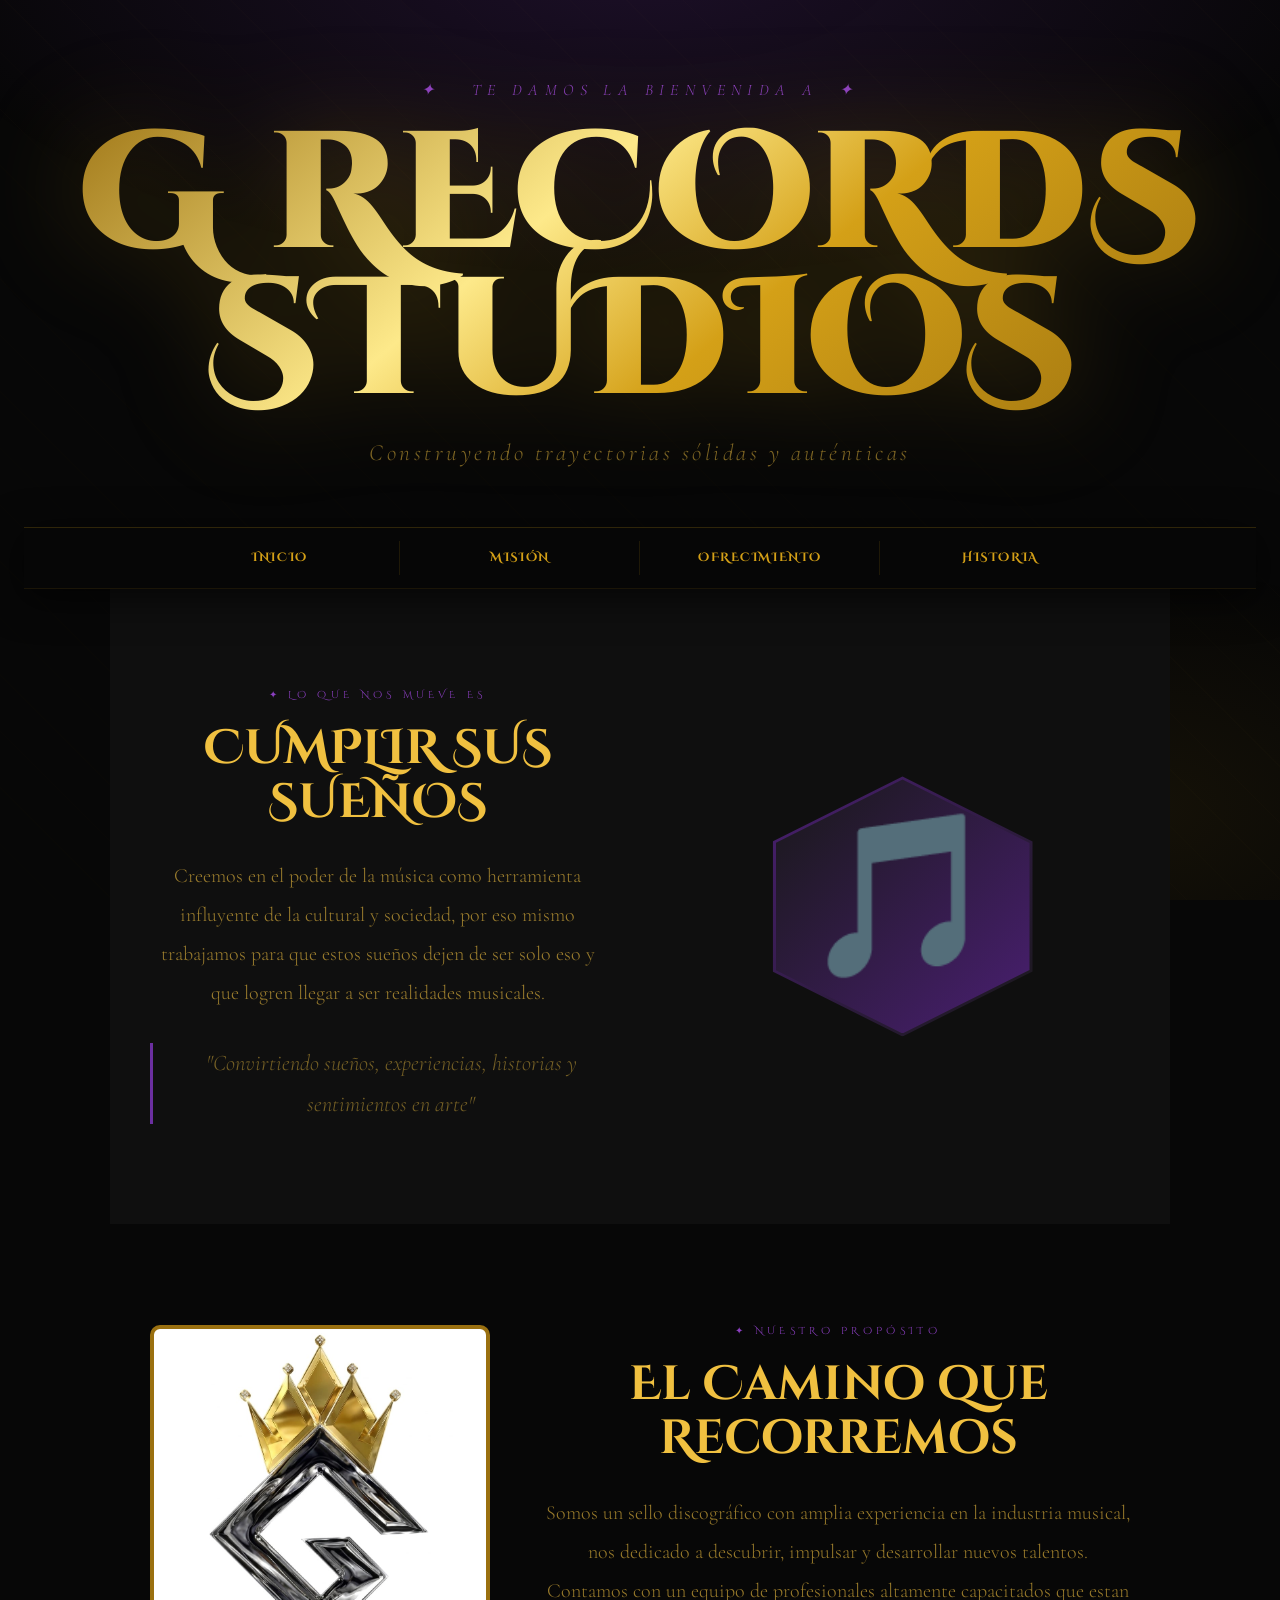
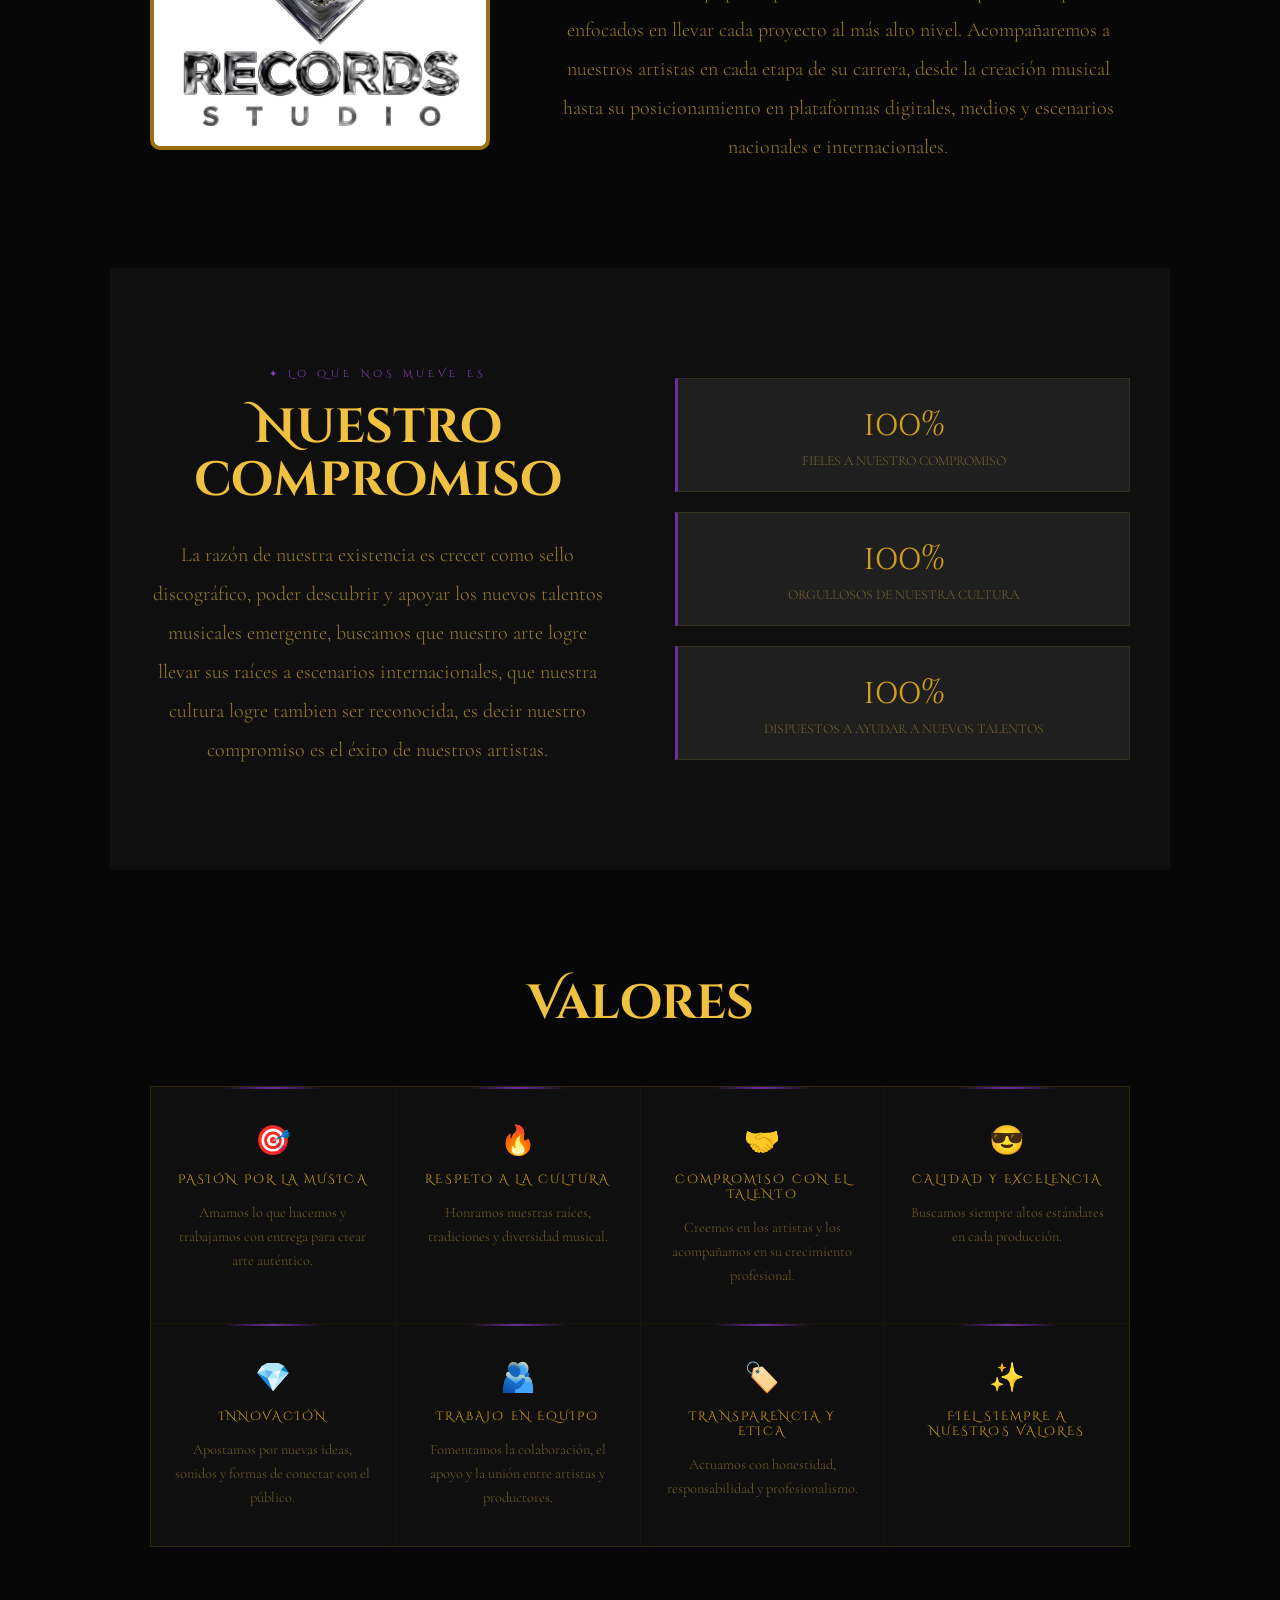
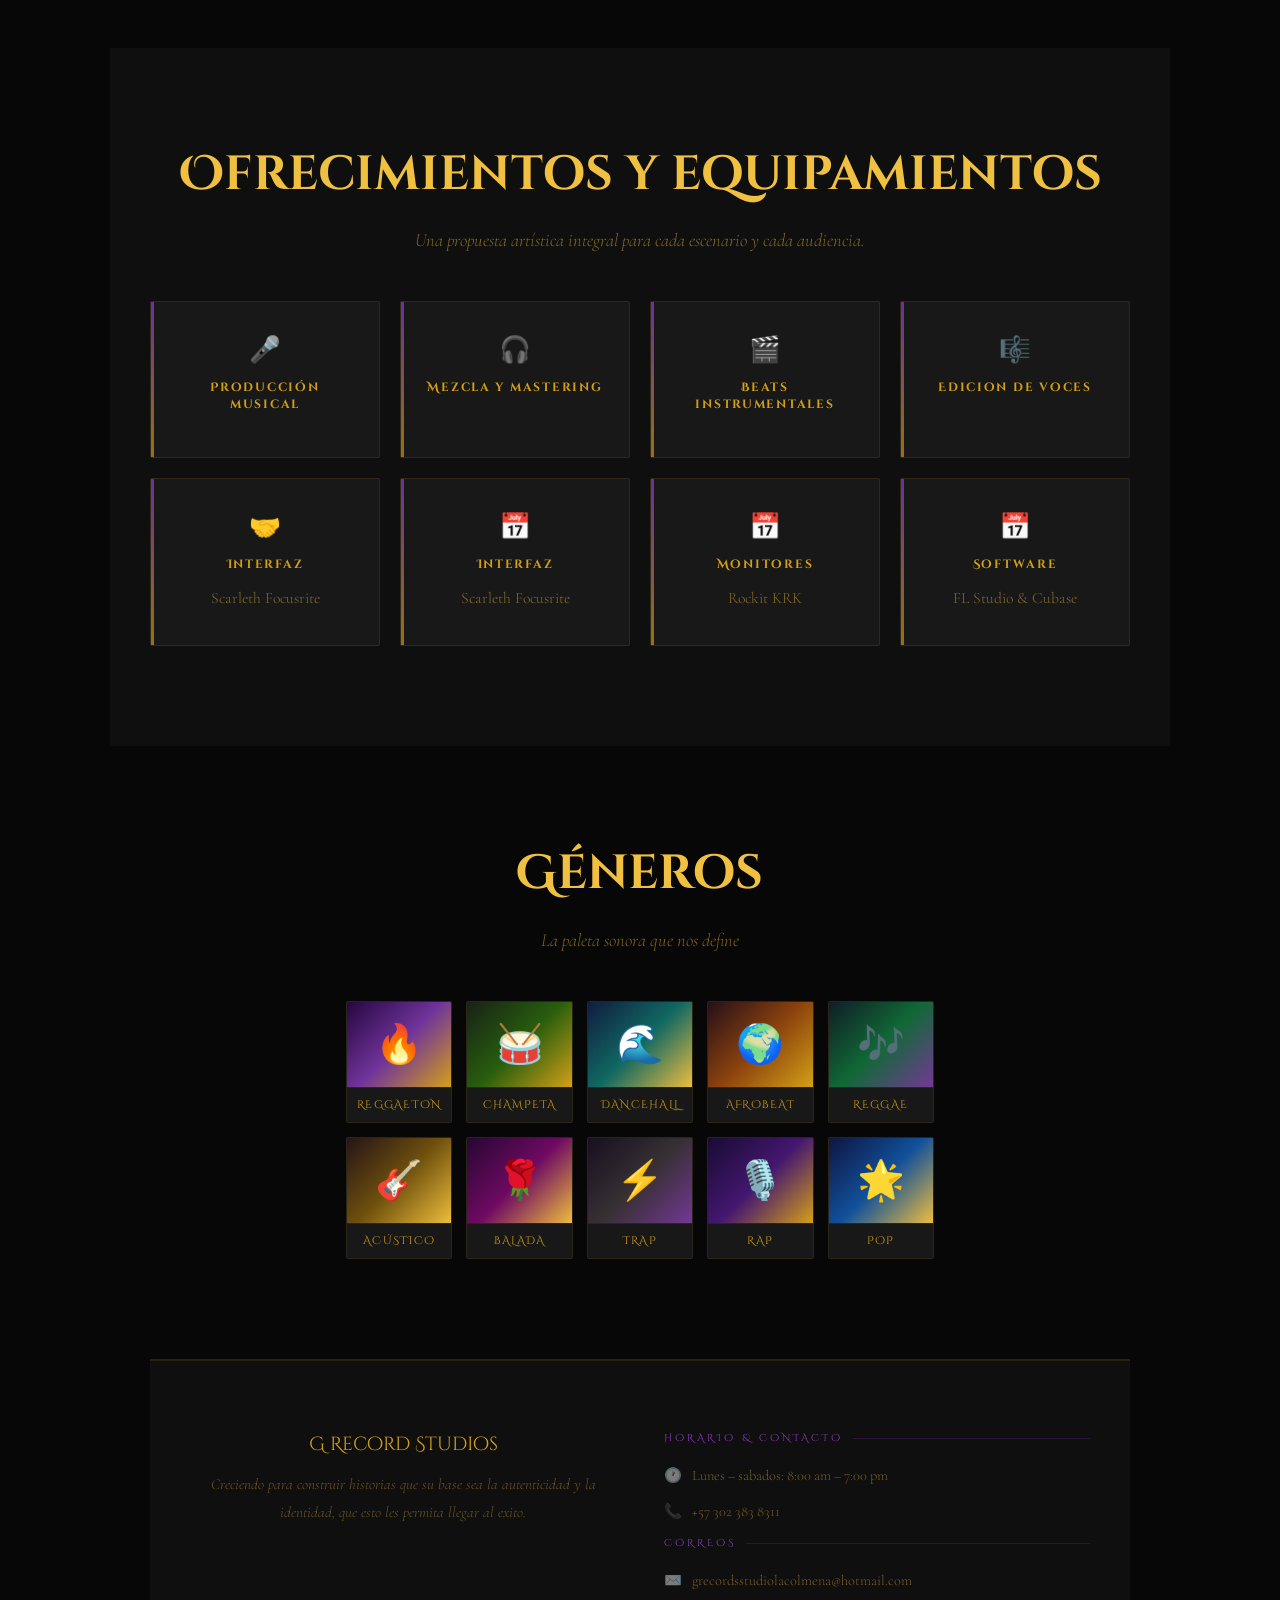
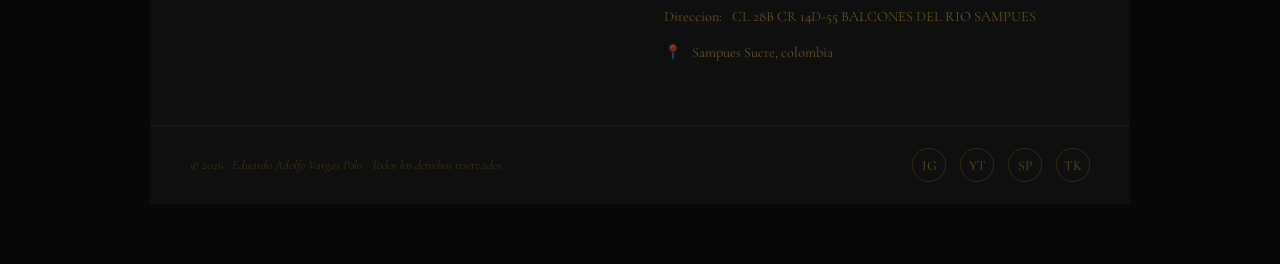
<file: index.html>
<!DOCTYPE html>
<html lang="es">
<head>
  <meta charset="UTF-8"/>
  <meta name="viewport" content="width=device-width, initial-scale=1.0"/>
  <title>Mi_Musica</title>

 
  <link href="https://fonts.googleapis.com/css2?family=Cinzel+Decorative:wght@400;700;900&family=Cormorant+Garamond:ital,wght@0,300;0,400;1,300&display=swap" rel="stylesheet"/>
  
  <link rel="stylesheet" href="styles.css"/>
</head>
<body>

  <!--
       SECCIÓN HERO (portada)
       Ocupa toda la pantalla al entrar
   -->
  <section id="inicio" class="hero">
    <p class="subtitulo-pequeno">✦ &nbsp; Te damos la bienvenida a&nbsp; ✦</p>
    <h1 class="titulo-principal">G RECORDS STUDIOS</h1>
    <p class="eslogan"> Construyendo trayectorias sólidas y auténticas</p>
    <br> <br> <br>

  <!-- ============================
       BARRA DE NAVEGACIÓN
  ============================= -->
  <nav class="navbar">
    <ul>
      <li><a href="#inicio">Inicio</a></li>
      <li><a href="#mision">Misión</a></li>
      <li><a href="#ofrecemos">Ofrecimiento</a></li>
      <li><a href="historia.html">Historia</a></li>
    </ul>
  </nav>


  <!-- ============================
       SECCIÓN VISIÓN
       Texto a la izquierda, figura decorativa a la derecha
  ============================= -->
  <section id="vision" class="seccion fondo-oscuro">
    <div class="contenido-seccion dos-columnas">

      <!-- Columna izquierda: texto -->
      <div class="animar">
        <p class="etiqueta">Lo que nos mueve es</p>
        <h2 class="titulo-seccion">CUMPLIR SUS SUEÑOS</h2>
        <p class="texto">
         Creemos en el  poder de la música como herramienta 
         influyente de la cultural y sociedad, por eso mismo trabajamos para 
         que estos sueños dejen de ser solo eso y que logren
         llegar a ser realidades musicales. 
        </p>
        <!-- Frase destacada con borde izquierdo morado -->
        <p class="cita">
          "Convirtiendo sueños, experiencias, historias y sentimientos
          en arte"
        </p>
      </div>

      <!-- Columna derecha: figura hexagonal decorativa -->
      <div class="animar centrado">
        <div class="hexagono">
          <div class="hexagono-interior">
            <div style="font-size: 10rem; margin-bottom: 8px;">🎵</div>
          </div>
        </div>
      </div>

    </div>
  </section>

  <hr class="separador"/>


  <!-- ============================
       SECCIÓN LO QUE BUSCAMOS
       Imagen a la izquierda, texto a la derecha
  ============================= -->
  <section id="buscan" class="seccion">
    <div class="contenido-seccion dos-columnas-imagen">

      <!-- Columna izquierda: espacio para imagen -->
      <div class="animar-izquierda">
        <div class="caja-imagen">
          <img src="G_RECORD.jpeg" alt="Imagen">
        </div>
      </div>

      <!-- Columna derecha: texto -->
      <div class="animar">
        <p class="etiqueta">Nuestro propósito</p>
        <h2 class="titulo-seccion">El Camino que Recorremos</h2>
        <p class="texto">
        Somos un sello discográfico con amplia experiencia en la industria musical, 
        nos dedicado a descubrir, impulsar y 
        desarrollar nuevos talentos. Contamos con un equipo de profesionales altamente capacitados que estan
        enfocados en llevar cada proyecto al más alto nivel. 
        
        Acompañaremos a nuestros artistas en cada etapa de su carrera, 
        desde la creación musical hasta su posicionamiento en 
        plataformas digitales, medios y escenarios nacionales e internacionales.
        </p>
    
      </div>

    </div>
  </section>

  <hr class="separador"/>


  <!-- ============================
       SECCIÓN MISIÓN
       Texto a la izquierda, estadísticas a la derecha
  ============================= -->
  <section id="mision" class="seccion fondo-oscuro">
    <div class="contenido-seccion dos-columnas">

      <!-- Columna izquierda: texto -->
      <div class="animar">
        <p class="etiqueta">Lo que nos mueve es</p>
        <h2 class="titulo-seccion">Nuestro compromiso</h2>
        <p class="texto">
         La razón de nuestra existencia es crecer como sello discográfico, poder
         descubrir y apoyar los nuevos talentos musicales emergente, buscamos que nuestro
         arte logre llevar sus raíces  a escenarios internacionales, que nuestra cultura
         logre tambien ser reconocida, es decir nuestro compromiso es el éxito de 
         nuestros artistas.
        </p>
      </div>

      <!-- Columna derecha: tarjetas de estadísticas -->
      <div class="animar estadisticas">
        <div class="stat">
          <div class="stat-numero">100%</div>
          <div class="stat-descripcion">FIELES A NUESTRO COMPROMISO</div>
        </div>
        <div class="stat">
          <div class="stat-numero">100%</div>
          <div class="stat-descripcion">ORGULLOSOS DE NUESTRA CULTURA</div>
        </div>
        <div class="stat">
          <div class="stat-numero">100%</div>
          <div class="stat-descripcion">DISPUESTOS A AYUDAR A NUEVOS TALENTOS</div>
        </div>
      </div>

    </div>
  </section>

  <hr class="separador"/>


  <!-- ============================
       SECCIÓN VALORES
       Cuatro tarjetas en fila
  ============================= -->
  <section id="valores" class="seccion">
    <div class="contenido-seccion">

      <h2 class="titulo-centrado animar">Valores</h2>

      <div class="grid-valores">

        <div class="tarjeta-valor animar">
          <div class="icono">🎯</div>
          <div class="nombre-valor">Pasión por la musica</div>
          <div class="descripcion-valor">Amamos lo que hacemos y trabajamos con entrega para crear arte auténtico.</div>
        </div>

        <div class="tarjeta-valor animar">
          <div class="icono">🔥</div>
          <div class="nombre-valor">Respeto a la cultura</div>
          <div class="descripcion-valor"> Honramos nuestras raíces, tradiciones y diversidad musical. </div>
        </div>

        <div class="tarjeta-valor animar">
          <div class="icono">🤝</div>
          <div class="nombre-valor">Compromiso con el talento</div>
          <div class="descripcion-valor"> Creemos en los artistas y los acompañamos en su crecimiento profesional. </div>
        </div>

        <div class="tarjeta-valor animar">
          <div class="icono">😎</div>
          <div class="nombre-valor">Calidad y excelencia</div>
          <div class="descripcion-valor">Buscamos siempre altos estándares en cada producción. </div>
        </div>
         
        <div class="tarjeta-valor animar">
          <div class="icono">💎</div>
          <div class="nombre-valor">Innovación</div>
          <div class="descripcion-valor"> Apostamos por nuevas ideas, sonidos y formas de conectar con el público. </div>
        </div>

           
        <div class="tarjeta-valor animar">
          <div class="icono">🫂</div>
          <div class="nombre-valor">Trabajo en equipo</div>
          <div class="descripcion-valor"> Fomentamos la colaboración, el apoyo y la unión entre artistas y productores. </div>
        </div>

          
        <div class="tarjeta-valor animar">
          <div class="icono">🏷️</div>
          <div class="nombre-valor">Transparencia y etica</div>
          <div class="descripcion-valor"> Actuamos con honestidad, responsabilidad y profesionalismo. </div>
        </div>
         
        <div class="tarjeta-valor animar">
          <div class="icono">✨</div>
          <div class="nombre-valor">FIEL SIEMPRE A NUESTROS VALORES</div>
        </div>




 
      </div>
    </div>
  </section>

  <hr class="separador"/>


  <!-- ============================
       SECCIÓN QUÉ OFRECEMOS
       Seis tarjetas de servicios
  ============================= -->
  <section id="ofrecemos" class="seccion fondo-oscuro">
    <div class="contenido-seccion">

      <h2 class="titulo-seccion animar">Ofrecimientos y equipamientos</h2>
      <p class="subtitulo-seccion animar">Una propuesta artística integral para cada escenario y cada audiencia.</p>

      <div class="grid-servicios">

        <div class="tarjeta-servicio animar">
          <span class="icono-servicio">🎤</span>
          <h3>Producción musical</h3>
        </div>

        <div class="tarjeta-servicio animar">
          <span class="icono-servicio">🎧</span>
          <h3>Mezcla y mastering</h3>
        </div>

          <div class="tarjeta-servicio animar">
           <span class="icono-servicio">🎬</span>
           <h3>Beats instrumentales</h3>
          </div>

         <div class="tarjeta-servicio animar">
          <span class="icono-servicio">🎼</span>
          <h3>Edicion de voces</h3>
         </div>
  

        <div class="tarjeta-servicio animar">
          <span class="icono-servicio">🤝</span>
          <h3>Interfaz</h3>
          <p> Scarleth Focusrite</p>
        </div>

        <div class="tarjeta-servicio animar">
          <span class="icono-servicio">📅</span>
          <h3>Interfaz</h3>
          <p> Scarleth Focusrite</p>
        </div>

        <div class="tarjeta-servicio animar">
          <span class="icono-servicio">📅</span>
          <h3> Monitores </h3>
          <p>Rockit KRK </p>
        </div>

        <div class="tarjeta-servicio animar">
          <span class="icono-servicio">📅</span>
          <h3>  Software </h3>
          <p>FL Studio & Cubase  </p>
        </div>

         

      </div>
    </div>
  </section>

  <hr class="separador"/>


  <!-- ============================
       SECCIÓN GÉNEROS
       Diez tarjetas con emoji y nombre
  ============================= -->
  <section id="generos" class="seccion">
    <div class="contenido-seccion">

      <h2 class="titulo-seccion animar">Géneros</h2>
      <p class="subtitulo-seccion animar">La paleta sonora que nos define</p>

      <div class="grid-generos">

        <div class="tarjeta-genero animar">
          <div class="genero-imagen" style="background: linear-gradient(135deg, #1a0030, #6B2FA0, #D4A017);">
            <span>🔥</span>
          </div>
          <div class="genero-nombre">Reggaeton</div>
        </div>

        <div class="tarjeta-genero animar">
          <div class="genero-imagen" style="background: linear-gradient(135deg, #0a1f00, #1a5f00, #D4A017);">
            <span>🥁</span>
          </div>
          <div class="genero-nombre">Champeta</div>
        </div>

        <div class="tarjeta-genero animar">
          <div class="genero-imagen" style="background: linear-gradient(135deg, #001a30, #006B60, #F0C040);">
            <span>🌊</span>
          </div>
          <div class="genero-nombre">Dancehall</div>
        </div>

        <div class="tarjeta-genero animar">
          <div class="genero-imagen" style="background: linear-gradient(135deg, #1a0a00, #8B4000, #D4A017);">
            <span>🌍</span>
          </div>
          <div class="genero-nombre">AfroBeat</div>
        </div>

        <div class="tarjeta-genero animar">
          <div class="genero-imagen" style="background: linear-gradient(135deg, #001a10, #006B2F, #6B2FA0);">
            <span>🎶</span>
          </div>
          <div class="genero-nombre">Reggae</div>
        </div>

        <div class="tarjeta-genero animar">
          <div class="genero-imagen" style="background: linear-gradient(135deg, #1a1000, #6B5000, #F0C040);">
            <span>🎸</span>
          </div>
          <div class="genero-nombre">Acústico</div>
        </div>

        <div class="tarjeta-genero animar">
          <div class="genero-imagen" style="background: linear-gradient(135deg, #1a0020, #6B0060, #F0C040);">
            <span>🌹</span>
          </div>
          <div class="genero-nombre">Balada</div>
        </div>

        <div class="tarjeta-genero animar">
          <div class="genero-imagen" style="background: linear-gradient(135deg, #0a0a0a, #2B2B2B, #6B2FA0);">
            <span>⚡</span>
          </div>
          <div class="genero-nombre">Trap</div>
        </div>

        <div class="tarjeta-genero animar">
          <div class="genero-imagen" style="background: linear-gradient(135deg, #0a0520, #3B0F70, #D4A017);">
            <span>🎙️</span>
          </div>
          <div class="genero-nombre">Rap</div>
        </div>

        <div class="tarjeta-genero animar">
          <div class="genero-imagen" style="background: linear-gradient(135deg, #001030, #0050A0, #F0C040);">
            <span>🌟</span>
          </div>
          <div class="genero-nombre">Pop</div>
        </div>

      </div>
    </div>
  </section>


  <!-- ============================
       PIE DE PÁGINA
       Descripción, horarios, correos
  ============================= -->
  <footer>
    <div class="footer-columnas">

      <!-- Columna 1: nombre y descripción -->
      <div>
        <div class="footer-nombre">G Record Studios</div>
        <p class="footer-descripcion">
         Creciendo para construir historias que su base sea la autenticidad y la
         identidad, que esto les permita llegar al exito.
        </p>
      </div>

      <!-- Columna 2: horario y teléfonos -->
      <div>
        <div class="footer-titulo-columna">Horario & Contacto</div>
        <div class="footer-dato">
          <span>🕐</span>
          <span>Lunes – sabados: 8:00 am – 7:00 pm</span>
        </div>
       
        <div class="footer-dato">
          <span>📞</span>
          <span>+57 302 383 8311</span>
        </div>
        

      <!-- Columna 3: correos y dirección -->
      <div>
        <div class="footer-titulo-columna">Correos</div>
        <div class="footer-dato">
          <span>✉️</span>
          <span>grecordsstudiolacolmena@hotmail.com</span>
        </div>
       
        <div class="footer-dato">
          <span>Direccion:</span>
          <span> CL 28B CR 14D-55 BALCONES DEL RIO SAMPUES</span>
        </div>
      </div>

      <div class="footer-dato">
          <span>📍</span>
          <span> Sampues Sucre, colombia</span>
        </div>
      </div>

    </div>

    <!-- Barra inferior: copyright y redes sociales -->
    <div class="footer-barra-inferior">
      <p>© 2026 · Eduardo Adolfo Vargas Polo · Todos los derechos reservados</p>
      <div class="footer-redes">
        <a href="#">IG</a>
        <a href="#">YT</a>
        <a href="#">SP</a>
        <a href="#">TK</a>
      </div>
    </div>
  </footer>


  <!-- ============================
       JAVASCRIPT
       Animación al hacer scroll:
       cuando un elemento entra en pantalla
       se le agrega la clase "visible"
  ============================= -->
 <script src="JAVA.js"></script>  

</body>
</html>
</file>
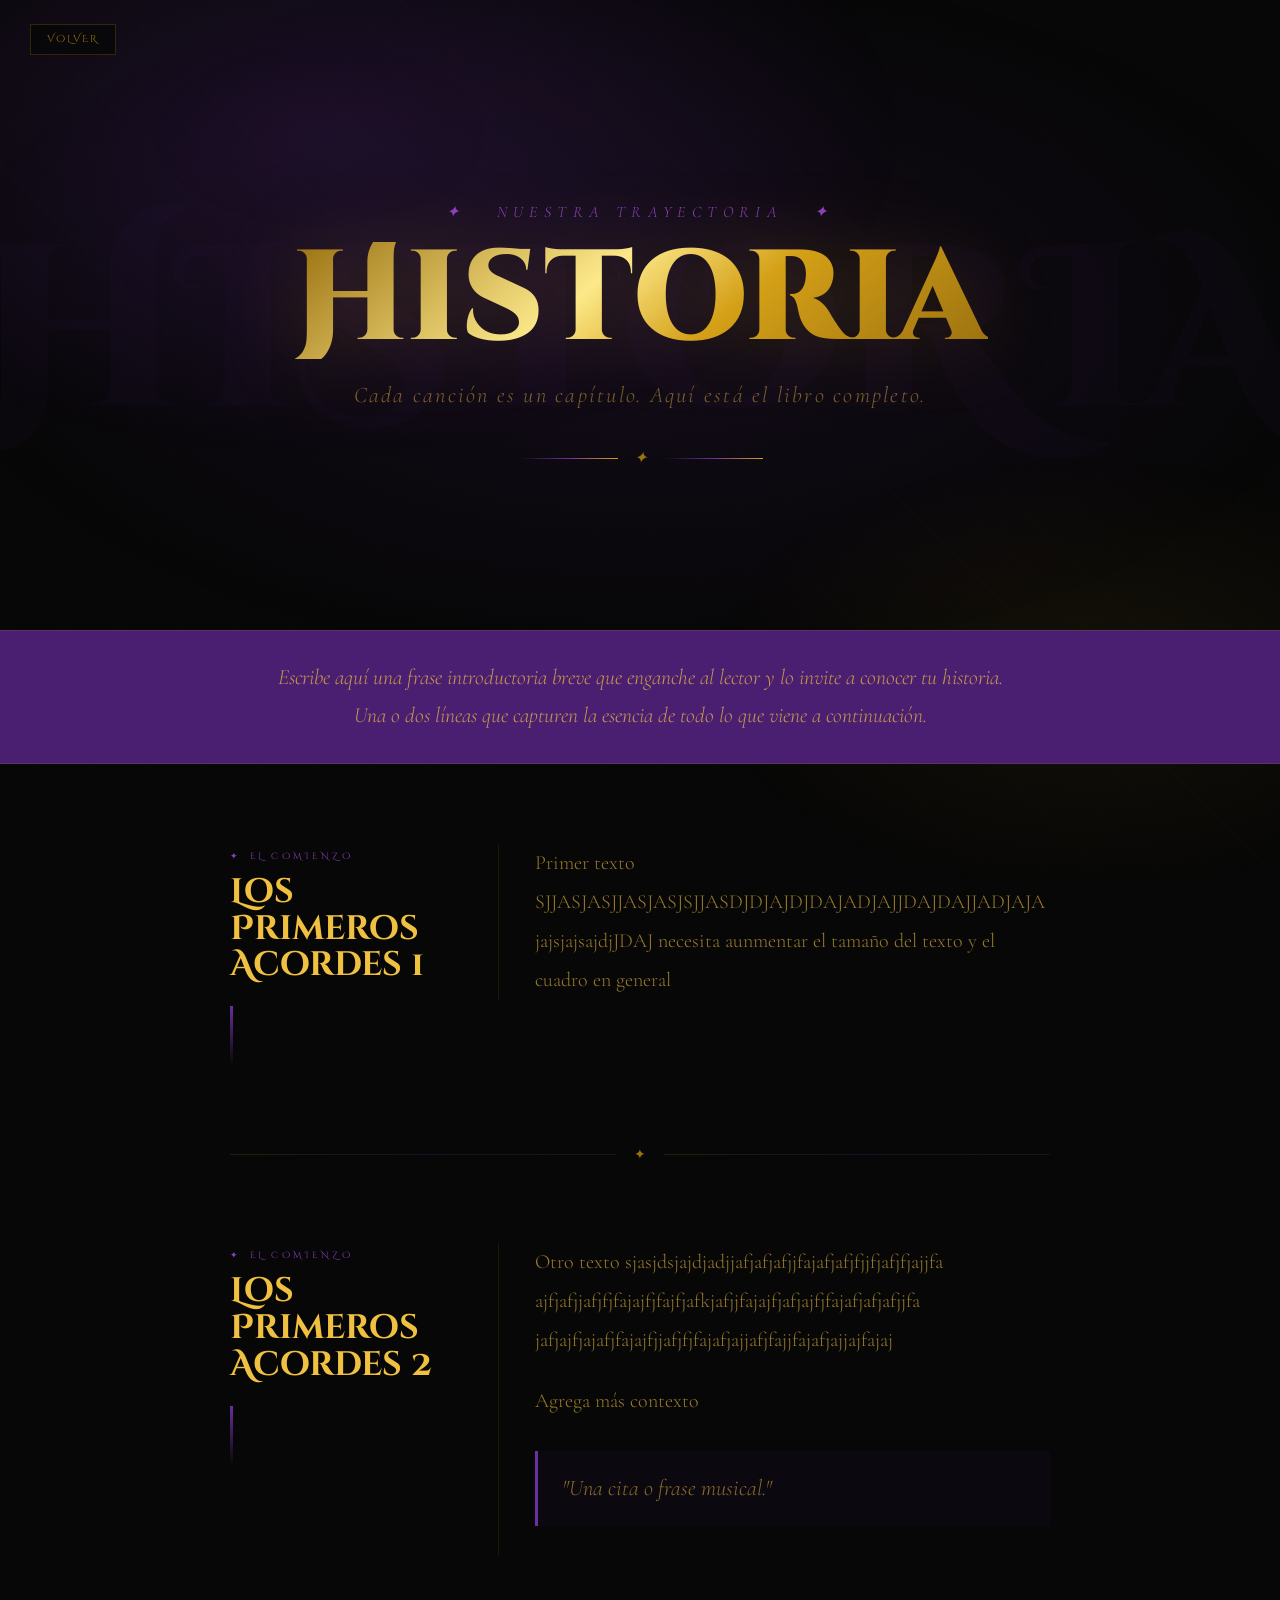
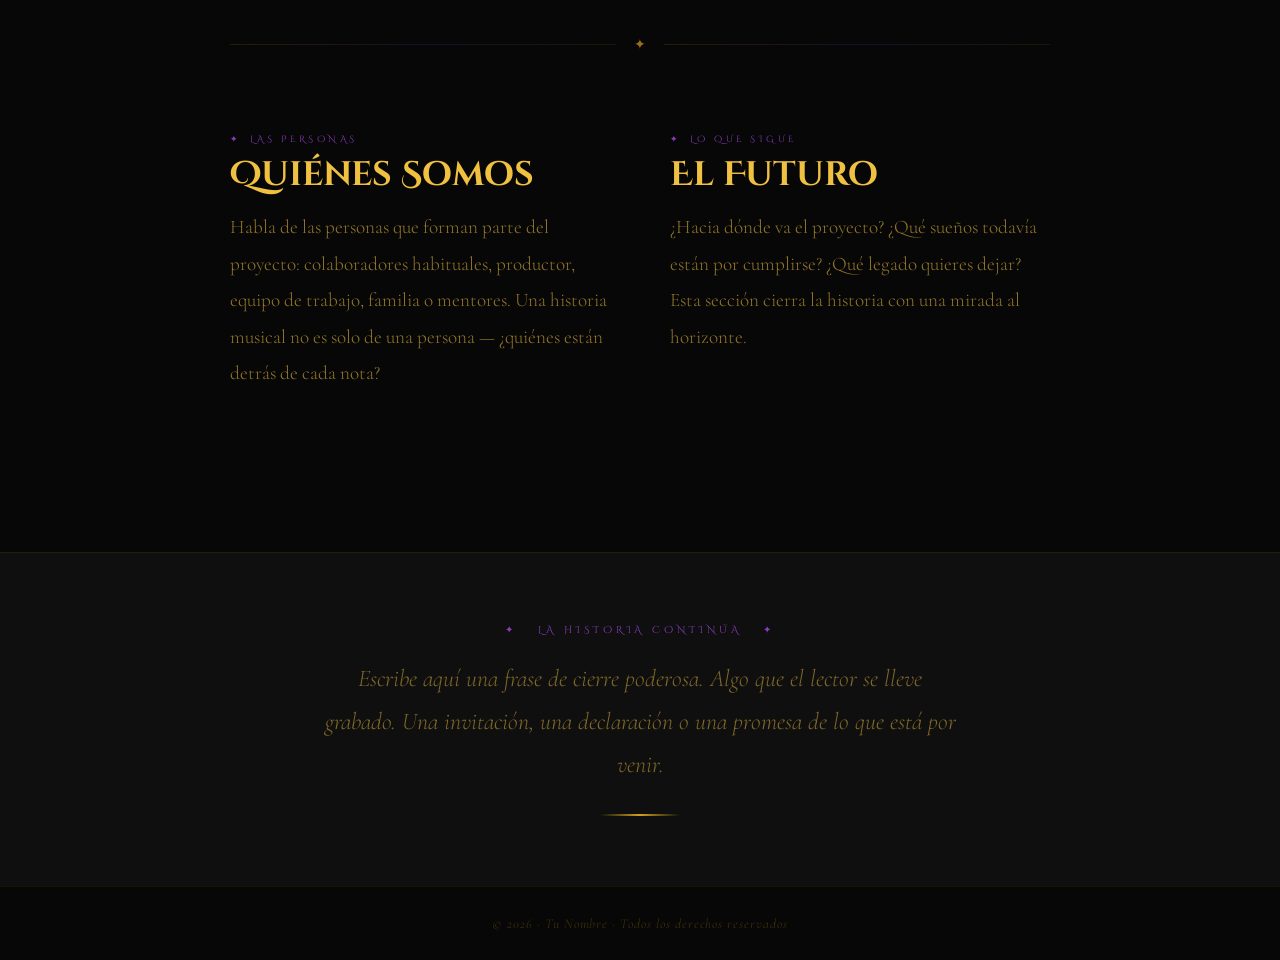
<file: historia.html>
<!DOCTYPE html>
<html lang="es">
<head>
  <meta charset="UTF-8"/>
  <meta name="viewport" content="width=device-width, initial-scale=1.0"/>
  <title>Historia</title>

  <!-- Fuentes de Google -->
  <link href="https://fonts.googleapis.com/css2?family=Cinzel+Decorative:wght@400;700;900&family=Cormorant+Garamond:ital,wght@0,300;0,400;1,300&display=swap" rel="stylesheet"/>

  <!-- Estilos de esta página -->
  <link rel="stylesheet" href="historia.css"/>
</head>
<body>

  <!-- Botón para regresar a la página principal -->
  <a href="index.html" class="boton-volver">
    Volver
  </a>


  <!-- ============================
       CABECERA / HERO
  ============================= -->
  <header class="cabecera">
    <!-- Texto decorativo gigante de fondo -->
    <div class="texto-fondo">HISTORIA</div>

    <p class="subtitulo-pequeno">✦ &nbsp; Nuestra trayectoria &nbsp; ✦</p>
    <h1 class="titulo-pagina">Historia</h1>
    <p class="frase-cabecera">Cada canción es un capítulo. Aquí está el libro completo.</p>

    <!-- Línea decorativa -->
    <div class="linea-decorativa">
      <span></span>
      <em>✦</em>
      <span></span>
    </div>
  </header>


  <!-- 
       BANDA INTRODUCTORIA
       Franja morada con frase de bienvenida
 -->
  <div class="banda-intro">
    <p>
      Escribe aquí una frase introductoria breve que enganche al lector y lo invite
      a conocer tu historia. Una o dos líneas que capturen la esencia de todo lo que
      viene a continuación.
    </p>
  </div>


  <!--
       SECCIÓN NARRATIVA
       Bloques de título + texto descriptivo
  -->
  <div class="narrativa">

    <!-- Bloque 1: El inicio -->
    <div class="bloque animar">
      <div class="bloque-titulo">
        <p class="etiqueta-bloque">El comienzo</p>
        <h2 class="titulo-bloque">Los Primeros Acordes 1</h2>
        <div class="linea-vertical"></div>
      </div>
      <div class="bloque-texto">
        <p>
          Primer texto SJJASJASJJASJASJSJJASDJDJAJDJDAJADJAJJDAJDAJJADJAJA
          jajsjajsajdjJDAJ necesita aunmentar el tamaño del texto y el cuadro en general
      </div>
    </div>

    <div class="separador-ornamental animar">
      <span></span><em>✦</em><span></span>
    </div>
    <div class="bloque animar">
      <div class="bloque-titulo">
        <p class="etiqueta-bloque">El comienzo</p>
        <h2 class="titulo-bloque">Los Primeros Acordes 2</h2>
        <div class="linea-vertical"></div>
      </div>
      <div class="bloque-texto">
        <p>
         Otro texto sjasjdsjajdjadjjafjafjafjjfajafjafjfjjfjafjfjajjfa
         ajfjafjjafjfjfajajfjfajfjafkjafjjfajajfjafjajfjfajafjafjafjjfa
         jafjajfjajafjfajajfjjafjfjfajafjajjafjfajjfajafjajjajfajaj
        </p>
        <p>
          Agrega más contexto
        </p>
        <!-- Cita destacada -->
        <div class="cita-destacada">
          <p>"Una cita o frase musical."</p>
        </div>
      </div>
    </div>

    <div class="separador-ornamental animar">
      <span></span><em>✦</em><span></span>
    </div>

    <!-- Bloque 2: Dos columnas — equipo y futuro -->
    <div class="bloque-doble animar">

      <div>
        <p class="etiqueta-bloque">Las personas</p>
        <h2 class="titulo-bloque">Quiénes Somos</h2>
        <p class="texto-bloque">
          Habla de las personas que forman parte del proyecto: colaboradores habituales,
          productor, equipo de trabajo, familia o mentores. Una historia musical no es
          solo de una persona — ¿quiénes están detrás de cada nota?
        </p>
      </div>

      <div>
        <p class="etiqueta-bloque">Lo que sigue</p>
        <h2 class="titulo-bloque">El Futuro</h2>
        <p class="texto-bloque">
          ¿Hacia dónde va el proyecto? ¿Qué sueños todavía están por cumplirse?
          ¿Qué legado quieres dejar? Esta sección cierra la historia con una mirada al horizonte.
        </p>
      </div>

    </div>

  </div><!-- fin .narrativa -->


  <!--
       SECCIÓN DE CIERRE
 -->
  <div class="cierre animar">
    <p class="cierre-etiqueta">✦ &nbsp; La historia continúa &nbsp; ✦</p>
    <p class="cierre-texto">
      Escribe aquí una frase de cierre poderosa. Algo que el lector se lleve grabado.
      Una invitación, una declaración o una promesa de lo que está por venir.
    </p>
    <div class="cierre-linea"></div>
  </div>


  <!-- Pie de página -->
  <footer>
    <p>© 2026 · Tu Nombre · Todos los derechos reservados</p>
  </footer>


  

</body>
</html>
</file>
<file: styles.css>
/* 
   VARIABLES DE COLOR
   Definimos los colores aquí una sola vez
   y los usamos en todo el archivo con var()
*/
:root {
  --dorado:        #D4A017;
  --dorado-claro:  #F0C040;
  --dorado-palido: #fde98a;
  --dorado-oscuro: #9A7010;
  --negro:         #070707;
  --negro-2:       #0f0f0f;
  --negro-3:       #181818;
  --negro-4:       #1f1f1f;
  --morado:        #6B2FA0;
  --morado-claro:  #8B3FC0;
  --morado-oscuro: #4a1f72;
}


/* 
   RESET Y BASE
   Quitamos márgenes/rellenos por defecto
   y establecemos fuente y fondo general
 */
*, *::before, *::after {
  margin: 0;
  padding: 0;
  box-sizing: border-box;
}

html {
  scroll-behavior: smooth; /* scroll suave al hacer clic en anclas */
}

body {
  background-color: var(--negro);
  color: var(--dorado-claro);
  font-family: 'Cormorant Garamond', serif;
  overflow-x: hidden; /* evita scroll horizontal */
}

/* Fondo con degradados decorativos (capas superpuestas) */
body::before {
  content: '';
  position: fixed;
  inset: 0;
  z-index: 0;
  pointer-events: none;
  background:
    radial-gradient(ellipse 90% 55% at 50% -5%, rgba(107,47,160,.22) 0%, transparent 65%),
    radial-gradient(ellipse 50% 50% at 90% 90%, rgba(212,160,23,.07) 0%, transparent 55%),
    repeating-linear-gradient(45deg, transparent 0 39px, rgba(212,160,23,.013) 39px 40px);
}


/* 
   ANIMACIÓN FADE UP
   Los elementos empiezan invisibles y suben
   al cargar la página (usado en el hero)
 */
@keyframes fadeUp {
  from {
    opacity: 0;
    transform: translateY(26px);
  }
  to {
    opacity: 1;
    transform: translateY(0);
  }
}


/* 
   ANIMACIONES AL HACER SCROLL
 */
.animar {
  opacity: 0;
  transform: translateY(36px);
  transition: opacity 0.85s ease, transform 0.85s ease;
}

.animar-izquierda {
  opacity: 0;
  transform: translateX(-36px);
  transition: opacity 0.85s ease, transform 0.85s ease;
}

.animar.visible,
.animar-izquierda.visible {
  opacity: 1;
  transform: translate(0, 0);
}


/* 
   HERO (sección de portada)
*/
.hero {
  position: relative;
  z-index: 1;
  min-height: 100vh;          /* ocupa toda la altura de la pantalla */
  display: flex;
  flex-direction: column;
  align-items: center;
  justify-content: center;
  text-align: center;
  padding: 80px 24px 60px;
}

.subtitulo-pequeno {
  font-style: italic;
  font-weight: 300;
  font-size: clamp(0.8rem, 1.8vw, 1rem); /* clamp: tamaño mínimo, ideal, máximo */
  letter-spacing: 0.4em;
  color: var(--morado-claro);
  text-transform: uppercase;
  margin-bottom: 24px;
  opacity: 0;
  animation: fadeUp 0.9s ease forwards 0.3s; /* empieza 0.3s después de cargar */
}

.titulo-principal {
  font-family: 'Cinzel Decorative', cursive;
  font-weight: 900;
  font-size: clamp(3.2rem, 13vw, 10.5rem);
  line-height: 0.88;
  /* Truco para texto con degradado */
  background: linear-gradient(140deg, var(--dorado-oscuro) 0%, var(--dorado-palido) 40%, var(--dorado) 60%, var(--dorado-oscuro) 100%);
  -webkit-background-clip: text;
  -webkit-text-fill-color: transparent;
  background-clip: text;
  filter: drop-shadow(0 0 50px rgba(212,160,23,.28));
  opacity: 0;
  animation: fadeUp 1.1s ease forwards 0.5s;
}

.eslogan {
  margin-top: 22px;
  font-style: italic;
  font-weight: 300;
  font-size: clamp(1rem, 2.3vw, 1.45rem);
  color: rgba(240,192,64,.5);
  letter-spacing: 0.15em;
  opacity: 0;
  animation: fadeUp 1s ease forwards 0.75s;
}

/* 
   BARRA DE NAVEGACIÓN
 */
.navbar {
  position: sticky; /* se queda pegada arriba al hacer scroll */
  top: 0;
  z-index: 200;
  width: 100%;
  background: rgba(7,7,7,.94);
  backdrop-filter: blur(20px);
  border-top: 1px solid rgba(212,160,23,.2);
  border-bottom: 1px solid rgba(212,160,23,.1);
  box-shadow: 0 8px 40px rgba(0,0,0,.7);
}

.navbar ul {
  display: flex;
  justify-content: center;
  list-style: none;
  max-width: 960px;
  margin: 0 auto;
}

.navbar li {
  flex: 1;
  position: relative;
}

/* Línea separadora entre ítems del menú */
.navbar li::after {
  content: '';
  position: absolute;
  right: 0;
  top: 22%;
  height: 56%;
  width: 1px;
  background: rgba(212,160,23,.12);
}

.navbar li:last-child::after {
  display: none; /* no mostrar línea al final */
}

.navbar li a {
  display: flex;
  align-items: center;
  justify-content: center;
  height: 60px;
  font-family: 'Cinzel Decorative', cursive;
  font-size: clamp(0.52rem, 1.4vw, 0.76rem);
  font-weight: 700;
  letter-spacing: 0.13em;
  text-transform: uppercase;
  color: var(--dorado);
  text-decoration: none;
  transition: all 0.3s ease;
  position: relative;
}

/* Línea que aparece debajo del enlace al pasar el mouse */
.navbar li a::after {
  content: '';
  position: absolute;
  bottom: 0;
  left: 50%;
  transform: translateX(-50%) scaleX(0);
  width: 55%;
  height: 2px;
  background: linear-gradient(90deg, var(--morado), var(--dorado-claro));
  transition: transform 0.35s ease;
}

.navbar li a:hover {
  color: var(--dorado-claro);
  background: rgba(107,47,160,.09);
}

.navbar li a:hover::after {
  transform: translateX(-50%) scaleX(1);
}


/* 
   SECCIONES (estructura general)
 */

/* Cada <section> usa la clase .seccion */
.seccion {
  position: relative;
  z-index: 1;
  padding: 100px 40px;
}

/* Fondo levemente más claro para alternar secciones */
.fondo-oscuro {
  background: var(--negro-2);
}

/* Contenedor interno que limita el ancho */
.contenido-seccion {
  max-width: 980px;
  margin: 0 auto;
}

/* Dos columnas iguales (visión, misión) */
.dos-columnas {
  display: grid;
  grid-template-columns: 1fr 1fr;
  gap: 70px;
  align-items: center;
}

/* Dos columnas: imagen fija + texto flexible (sección buscan) */
.dos-columnas-imagen {
  display: grid;
  grid-template-columns: 340px 1fr;
  gap: 56px;
  align-items: start;
}

/* Elementos reutilizables dentro de las secciones */
.etiqueta {
  font-family: 'Cinzel Decorative', cursive;
  font-size: 0.6rem;
  letter-spacing: 0.45em;
  text-transform: uppercase;
  color: var(--morado-claro);
  margin-bottom: 20px;
}

.etiqueta::before {
  content: '✦  ';
}

.titulo-seccion {
  font-family: 'Cinzel Decorative', cursive;
  font-weight: 700;
  font-size: clamp(1.7rem, 3.8vw, 3rem);
  color: var(--dorado-claro);
  line-height: 1.12;
  margin-bottom: 28px;
}

.titulo-centrado {
  font-family: 'Cinzel Decorative', cursive;
  font-weight: 700;
  font-size: clamp(1.7rem, 3.8vw, 3rem);
  color: var(--dorado-claro);
  text-align: center;
  margin-bottom: 50px;
}

.subtitulo-seccion {
  font-size: clamp(1rem, 1.8vw, 1.15rem);
  color: rgba(240,192,64,.5);
  font-style: italic;
  font-weight: 300;
  margin-bottom: 50px;
}

.texto {
  font-weight: 300;
  font-size: clamp(1.05rem, 1.9vw, 1.25rem);
  line-height: 1.95;
  color: rgba(240,192,64,.62);
}

/* Cita con borde izquierdo morado */
.cita {
  border-left: 3px solid var(--morado);
  padding-left: 24px;
  margin-top: 30px;
  font-style: italic;
  font-weight: 300;
  font-size: clamp(1.1rem, 2vw, 1.4rem);
  color: rgba(240,192,64,.45);
  line-height: 1.8;
}

/* Línea divisora entre secciones */
.separador {
  border: none;
  height: 1px;
  background: linear-gradient(90deg, transparent, rgba(212,160,23,.18), rgba(107,47,160,.25), rgba(212,160,23,.18), transparent);
  margin: 0;
}

/* Para centrar un div dentro de su celda */
.centrado {
  display: flex;
  align-items: center;
  justify-content: center;
}


/* 
   HEXÁGONO DECORATIVO (sección visión)
 */
.hexagono {
  width: 260px;
  height: 260px;
  background: linear-gradient(135deg, var(--morado-oscuro), var(--negro-3));
  /* clip-path crea la forma de hexágono */
  clip-path: polygon(50% 0%, 100% 25%, 100% 75%, 50% 100%, 0% 75%, 0% 25%);
  display: flex;
  align-items: center;
  justify-content: center;
  box-shadow: 0 0 60px rgba(107,47,160,.15);
  position: relative;
  overflow: hidden;
}

.hexagono::before {
  content: '';
  position: absolute;
  inset: 3px;
  background: linear-gradient(135deg, var(--negro-3), var(--morado-oscuro));
  clip-path: polygon(50% 0%, 100% 25%, 100% 75%, 50% 100%, 0% 75%, 0% 25%);
}

.hexagono-interior {
  position: relative;
  z-index: 1;
  font-family: 'Cinzel Decorative', cursive;
  font-size: 0.65rem;
  letter-spacing: 0.3em;
  color: var(--dorado-oscuro);
  text-align: center;
  text-transform: uppercase;
}


/* 
   CAJA DE IMAGEN (sección buscan)
*/
.caja-imagen {
  width: 100%;
  aspect-ratio: 4 / 5;   /* proporción del cuadro */
  background-color: white;
  border: 4px solid;
  border-color: #9A7010;
  border-radius: 10px;
  position: relative;
  overflow: hidden;
  display: flex;
  align-items: center;
  justify-content: center;
} 
.caja-imagen img{
  width: 285px;
  height: 410px;
  object-fit: cover;
}

/* 
   ESTADÍSTICAS (sección misión)
 */
.estadisticas {
  display: flex;
  flex-direction: column;
  gap: 20px;
}

.stat {
  background: var(--negro-4);
  border: 1px solid rgba(212,160,23,.13);
  border-left: 3px solid var(--morado);
  padding: 22px 24px;
  transition: box-shadow 0.3s;
}

.stat:hover {
  box-shadow: 0 0 28px rgba(107,47,160,.15);
}

.stat-numero {
  font-family: 'Cinzel Decorative', cursive;
  font-size: clamp(1.4rem, 3vw, 2.2rem);
  color: var(--dorado);
  margin-bottom: 4px;
}

.stat-descripcion {
  font-size: 0.85rem;
  color: rgba(240,192,64,.45);
  font-weight: 300;
}


/* 
   GRID DE VALORES (4 tarjetas)
 */
.grid-valores {
  display: grid;
  grid-template-columns: repeat(4, 1fr);
  gap: 1px;
  background: rgba(212,160,23,.1);  /* color del espacio entre tarjetas */
  border: 1px solid rgba(212,160,23,.12);
}

.tarjeta-valor {
  background: var(--negro-2);
  padding: 36px 24px;
  display: flex;
  flex-direction: column;
  align-items: center;
  gap: 14px;
  text-align: center;
  transition: background 0.3s;
  position: relative;
}

/* Línea dorada/morada que aparece arriba al pasar el mouse */
.tarjeta-valor::before {
  content: '';
  position: absolute;
  top: 0;
  left: 50%;
  transform: translateX(-50%);
  width: 40%;
  height: 2px;
  background: linear-gradient(90deg, transparent, var(--morado), transparent);
  transition: width 0.35s ease;
}

.tarjeta-valor:hover {
  background: var(--negro-3);
}

.tarjeta-valor:hover::before {
  width: 90%;
}

.icono {
  font-size: 1.8rem;
}

.nombre-valor {
  font-family: 'Cinzel Decorative', cursive;
  font-size: 0.72rem;
  letter-spacing: 0.18em;
  text-transform: uppercase;
  color: var(--dorado);
}

.descripcion-valor {
  font-size: 0.9rem;
  font-weight: 300;
  line-height: 1.65;
  color: rgba(240,192,64,.45);
}


/* 
   GRID DE SERVICIOS (6 tarjetas)
 */
.grid-servicios {
  display: grid;
  grid-template-columns: repeat(4, 1fr);
  gap: 20px;
}

.tarjeta-servicio {
  background: var(--negro-3);
  border: 1px solid rgba(212,160,23,.12);
  border-radius: 2px;
  padding: 32px 26px;
  position: relative;
  transition: border-color 0.3s, box-shadow 0.3s, transform 0.3s;
}

/* Barra de color a la izquierda de cada tarjeta */
.tarjeta-servicio::before {
  content: '';
  position: absolute;
  top: 0;
  left: 0;
  width: 3px;
  height: 100%;
  background: linear-gradient(180deg, var(--morado), var(--dorado-oscuro));
}

.tarjeta-servicio:hover {
  border-color: rgba(107,47,160,.45);
  box-shadow: 0 0 35px rgba(107,47,160,.2);
  transform: translateY(-4px);
}

.icono-servicio {
  font-size: 1.6rem;
  margin-bottom: 14px;
  display: block;
}

.tarjeta-servicio h3 {
  font-family: 'Cinzel Decorative', cursive;
  font-size: 0.78rem;
  letter-spacing: 0.14em;
  color: var(--dorado);
  margin-bottom: 12px;
}

.tarjeta-servicio p {
  font-size: 0.98rem;
  font-weight: 300;
  line-height: 1.75;
  color: rgba(240,192,64,.5);
}


/* 
   GRID DE GÉNEROS (10 tarjetas)
 */
.grid-generos {
  display: grid;
  grid-template-columns: repeat(5, 1fr);
  gap: 14px;
}

.tarjeta-genero {
  background: var(--negro-3);
  border: 1px solid rgba(212,160,23,.1);
  border-radius: 2px;
  overflow: hidden;
  display: flex;
  flex-direction: column;
  aspect-ratio: 1 / 1.15;
  transition: transform 0.3s, box-shadow 0.3s, border-color 0.3s;
}

.tarjeta-genero:hover {
  transform: translateY(-6px) scale(1.02);
  box-shadow: 0 12px 40px rgba(0,0,0,.6), 0 0 24px rgba(107,47,160,.15);
  border-color: rgba(107,47,160,.4);
}

/* Parte superior de la tarjeta: el color de fondo con el emoji */
.genero-imagen {
  flex: 1;                /* ocupa todo el espacio disponible */
  display: flex;
  align-items: center;
  justify-content: center;
  font-size: 2.4rem;
  position: relative;
}

/* Superposición oscura sobre el color para suavizarlo */
.genero-imagen::before {
  content: '';
  position: absolute;
  inset: 0;
  background: linear-gradient(135deg, rgba(107,47,160,.15), rgba(212,160,23,.08));
}

.genero-imagen span {
  position: relative;
  z-index: 1;
}

/* Parte inferior de la tarjeta: el nombre del género */
.genero-nombre {
  padding: 10px;
  font-family: 'Cinzel Decorative', cursive;
  font-size: clamp(0.48rem, 0.9vw, 0.66rem);
  letter-spacing: 0.12em;
  text-transform: uppercase;
  color: var(--dorado);
  text-align: center;
  background: var(--negro-3);
  border-top: 1px solid rgba(212,160,23,.1);
}


/* 
   PIE DE PÁGINA (footer)
 */
footer {
  position: relative;
  z-index: 1;
  background: var(--negro-2);
  border-top: 2px solid rgba(212,160,23,.12);
}

/* Tres columnas del footer */
.footer-columnas {
  max-width: 980px;
  margin: 0 auto;
  display: grid;
  grid-template-columns: 2fr 2fr ;
  gap: 48px;
  padding: 70px 40px 48px;
  border-bottom: 1px solid rgba(212,160,23,.08);
}

.footer-nombre {
  font-family: 'Cinzel Decorative', cursive;
  font-size: 1.2rem;
  color: var(--dorado);
  margin-bottom: 14px;
}

.footer-descripcion {
  font-size: 0.95rem;
  font-weight: 300;
  line-height: 1.8;
  color: rgba(240,192,64,.4);
  font-style: italic;
}

/* Título de cada columna del footer */
.footer-titulo-columna {
  font-family: 'Cinzel Decorative', cursive;
  font-size: 0.62rem;
  letter-spacing: 0.3em;
  text-transform: uppercase;
  color: var(--morado-claro);
  margin-bottom: 20px;
  display: flex;
  align-items: center;
  gap: 10px;
}

/* Línea después del título */
.footer-titulo-columna::after {
  content: '';
  flex: 1;
  height: 1px;
  background: rgba(107,47,160,.3);
}

/* Cada fila de dato (ícono + texto) */
.footer-dato {
  display: flex;
  align-items: flex-start;
  gap: 10px;
  margin-bottom: 14px;
  color: rgba(240,192,64,.45);
  font-size: 0.9rem;
  font-weight: 300;
  line-height: 1.5;
}

/* Barra inferior del footer: copyright + redes */
.footer-barra-inferior {
  max-width: 980px;
  margin: 0 auto;
  padding: 22px 40px;
  display: flex;
  justify-content: space-between;
  align-items: center;
  flex-wrap: wrap;
  gap: 12px;
}

.footer-barra-inferior p {
  font-size: 0.8rem;
  color: rgba(212,160,23,.25);
  font-style: italic;
}

.footer-redes {
  display: flex;
  gap: 14px;
}

.footer-redes a {
  width: 34px;
  height: 34px;
  border-radius: 50%;
  border: 1px solid rgba(212,160,23,.2);
  display: flex;
  align-items: center;
  justify-content: center;
  color: rgba(212,160,23,.45);
  font-size: 0.85rem;
  text-decoration: none;
  transition: all 0.3s;
}

.footer-redes a:hover {
  border-color: var(--morado);
  color: var(--dorado-claro);
  background: rgba(107,47,160,.15);
}


/* 
   RESPONSIVE (pantallas pequeñas)
   @media = "si la pantalla mide menos de X"
*/
@media (max-width: 900px) {
  .dos-columnas,
  .dos-columnas-imagen {
    grid-template-columns: 1fr; /* una sola columna en tablet */
    gap: 40px;
  }

  .caja-imagen {
    aspect-ratio: 16 / 9;
  }

  .grid-valores {
    grid-template-columns: repeat(2, 1fr);
  }

  .grid-servicios {
    grid-template-columns: 1fr 1fr;
  }

  .grid-generos {
    grid-template-columns: repeat(3, 1fr);
  }

  .footer-columnas {
    grid-template-columns: 1fr 1fr;
  }
}

@media (max-width: 600px) {
  .seccion {
    padding: 70px 22px;
  }

  .navbar li a {
    font-size: 0.48rem;
    letter-spacing: 0.06em;
    height: 52px;
  }

  .grid-valores {
    grid-template-columns: 1fr 1fr;
  }

  .grid-servicios {
    grid-template-columns: 1fr;
  }

  .grid-generos {
    grid-template-columns: repeat(2, 1fr);
  }

  .footer-columnas {
    grid-template-columns: 1fr;
  }
}
</file>
<file: historia.css>
/* 
   VARIABLES DE COLOR
   (las mismas que en styles.css)
*/
:root {
  --dorado:        #D4A017;
  --dorado-claro:  #F0C040;
  --dorado-palido: #fde98a;
  --dorado-oscuro: #9A7010;
  --negro:         #070707;
  --negro-2:       #0f0f0f;
  --negro-3:       #181818;
  --morado:        #6B2FA0;
  --morado-claro:  #8B3FC0;
  --morado-oscuro: #4a1f72;
}


/* 
   RESET Y BASE
 */
*, *::before, *::after {
  margin: 0;
  padding: 0;
  box-sizing: border-box;
}

html {
  scroll-behavior: smooth;
}

body {
  background-color: var(--negro);
  color: var(--dorado-claro);
  font-family: 'Cormorant Garamond', serif;
  overflow-x: hidden;
  min-height: 100vh;
}

/* Fondo decorativo con degradados */
body::before {
  content: '';
  position: fixed;
  inset: 0;
  z-index: 0;
  pointer-events: none;
  background:
    radial-gradient(ellipse 70% 55% at 25% 15%, rgba(107,47,160,.2) 0%, transparent 65%),
    radial-gradient(ellipse 55% 45% at 85% 75%, rgba(212,160,23,.07) 0%, transparent 55%),
    repeating-linear-gradient(45deg, transparent 0 39px, rgba(212,160,23,.012) 39px 40px);
}


/* 
   ANIMACIÓN FADE UP (igual que index)
 */
@keyframes fadeUp {
  from { opacity: 0; transform: translateY(24px); }
  to   { opacity: 1; transform: translateY(0); }
}




/* 
   BOTÓN VOLVER
   Fijo en la esquina superior izquierda
 */
.boton-volver {
  position: fixed;
  top: 24px;
  left: 30px;
  z-index: 300;
  display: flex;
  align-items: center;
  gap: 10px;
  font-family: 'Cinzel Decorative', cursive;
  font-size: 0.6rem;
  letter-spacing: 0.2em;
  text-transform: uppercase;
  color: var(--dorado-oscuro);
  text-decoration: none;
  border: 1px solid rgba(212,160,23,.2);
  padding: 8px 16px;
  background: rgba(7,7,7,.8);
  backdrop-filter: blur(10px);
  transition: color 0.3s, border-color 0.3s;
  /* Aparece con animación al cargar */
  opacity: 0;
  animation: fadeUp 0.7s ease forwards 0.2s;
}

.boton-volver:hover {
  color: var(--dorado-claro);
  border-color: rgba(107,47,160,.5);
}

.boton-volver svg {
  transition: transform 0.3s;
}

.boton-volver:hover svg {
  transform: translateX(-4px);
}


/*
   CABECERA (hero de la página de historia)
 */
.cabecera {
  position: relative;
  z-index: 1;
  min-height: 70vh;
  display: flex;
  flex-direction: column;
  align-items: center;
  justify-content: center;
  text-align: center;
  padding: 100px 32px 60px;
  overflow: hidden;
}

/* Resplandor morado de fondo */
.cabecera::before {
  content: '';
  position: absolute;
  inset: 0;
  background: radial-gradient(ellipse 80% 80% at 50% 50%, rgba(107,47,160,.12) 0%, transparent 70%);
  pointer-events: none;
}

/* Texto gigante decorativo de fondo ("HISTORIA") */
.texto-fondo {
  position: absolute;
  font-family: 'Cinzel Decorative', cursive;
  font-size: clamp(7rem, 18vw, 16rem);
  font-weight: 900;
  z-index: 0;
  color: rgba(107,47,160,.04);  /* casi transparente */
  pointer-events: none;
  user-select: none;             /* no se puede seleccionar con el cursor */
  white-space: nowrap;
}

.subtitulo-pequeno {
  position: relative;
  z-index: 1;
  font-style: italic;
  font-weight: 300;
  font-size: clamp(0.8rem, 1.8vw, 1rem);
  letter-spacing: 0.4em;
  color: var(--morado-claro);
  text-transform: uppercase;
  margin-bottom: 20px;
  opacity: 0;
  animation: fadeUp 0.9s ease forwards 0.35s;
}

.titulo-pagina {
  position: relative;
  z-index: 1;
  font-family: 'Cinzel Decorative', cursive;
  font-weight: 900;
  font-size: clamp(3rem, 10vw, 8rem);
  line-height: 0.92;
  /* Texto con degradado dorado */
  background: linear-gradient(140deg, var(--dorado-oscuro) 0%, var(--dorado-palido) 42%, var(--dorado) 62%, var(--dorado-oscuro) 100%);
  -webkit-background-clip: text;
  -webkit-text-fill-color: transparent;
  background-clip: text;
  filter: drop-shadow(0 0 40px rgba(212,160,23,.22));
  opacity: 0;
  animation: fadeUp 1s ease forwards 0.5s;
}

.frase-cabecera {
  position: relative;
  z-index: 1;
  margin-top: 22px;
  font-style: italic;
  font-weight: 300;
  font-size: clamp(1rem, 2.2vw, 1.4rem);
  color: rgba(240,192,64,.48);
  letter-spacing: 0.1em;
  max-width: 580px;
  opacity: 0;
  animation: fadeUp 0.9s ease forwards 0.72s;
}

/* Línea decorativa con rombo */
.linea-decorativa {
  position: relative;
  z-index: 1;
  margin-top: 40px;
  display: flex;
  align-items: center;
  gap: 16px;
  opacity: 0;
  animation: fadeUp 0.8s ease forwards 0.95s;
}

.linea-decorativa span {
  display: block;
  height: 1px;
  width: 100px;
  background: linear-gradient(90deg, transparent, var(--morado), var(--dorado));
}

.linea-decorativa em {
  color: var(--dorado-oscuro);
}


/* 
   BANDA INTRODUCTORIA
   Franja con fondo morado oscuro
*/
.banda-intro {
  position: relative;
  z-index: 1;
  background: var(--morado-oscuro);
  border-top: 1px solid rgba(212,160,23,.15);
  border-bottom: 1px solid rgba(212,160,23,.15);
  padding: 28px 40px;
  text-align: center;
}

.banda-intro p {
  font-style: italic;
  font-size: clamp(1.05rem, 2vw, 1.35rem);
  font-weight: 300;
  line-height: 1.75;
  color: rgba(240,192,64,.75);
  max-width: 760px;
  margin: 0 auto;
}


/* 
   ZONA NARRATIVA
   Contenedor de todos los bloques de historia=*/
.narrativa {
  position: relative;
  z-index: 1;
  max-width: 900px;
  margin: 0 auto;
  padding: 80px 40px;
}

/* Cada bloque tiene: título a la izquierda + texto a la derecha */
.bloque {
  margin-bottom: 80px;
  display: grid;
  grid-template-columns: 220px 1fr;
  gap: 48px;
  align-items: start;
}

/* Columna izquierda de cada bloque (etiqueta + título + línea) */
.bloque-titulo {
  padding-top: 6px;
}

.etiqueta-bloque {
  font-family: 'Cinzel Decorative', cursive;
  font-size: 0.58rem;
  letter-spacing: 0.38em;
  text-transform: uppercase;
  color: var(--morado-claro);
  margin-bottom: 12px;
  display: flex;
  align-items: center;
  gap: 8px;
}

.etiqueta-bloque::before {
  content: '✦';
}

.titulo-bloque {
  font-family: 'Cinzel Decorative', cursive;
  font-weight: 700;
  font-size: clamp(1.4rem, 2.8vw, 2.1rem);
  line-height: 1.1;
  color: var(--dorado-claro);
}

/* Línea vertical decorativa debajo del título */
.linea-vertical {
  margin-top: 22px;
  width: 3px;
  height: 60px;
  background: linear-gradient(180deg, var(--morado), transparent);
}

/* Columna derecha de cada bloque (el texto) */
.bloque-texto {
  border-left: 1px solid rgba(212,160,23,.1);
  padding-left: 36px;
}

.bloque-texto p {
  font-weight: 300;
  font-size: clamp(1.05rem, 1.9vw, 1.25rem);
  line-height: 1.95;
  color: rgba(240,192,64,.62);
  margin-bottom: 22px;
}

.bloque-texto p:last-child {
  margin-bottom: 0;
}

/* Cita en fondo morado con borde izquierdo */
.cita-destacada {
  border-left: 3px solid var(--morado);
  margin: 30px 0;
  padding: 18px 24px;
  background: rgba(107,47,160,.06);
}

.cita-destacada p {
  font-style: italic;
  font-size: clamp(1.1rem, 2.1vw, 1.4rem) !important;
  color: rgba(240,192,64,.55) !important;
  line-height: 1.7 !important;
  margin: 0 !important;
}

/* Separador ornamental entre bloques */
.separador-ornamental {
  display: flex;
  align-items: center;
  gap: 18px;
  margin-bottom: 80px;
}

.separador-ornamental span {
  flex: 1;
  height: 1px;
  background: linear-gradient(90deg, rgba(212,160,23,.15), rgba(107,47,160,.2), rgba(212,160,23,.1));
}

.separador-ornamental em {
  color: var(--dorado-oscuro);
  font-size: 0.85rem;
  font-style: normal;
}

/* Espacio vacío para colocar una imagen */
.espacio-imagen {
  width: 100%;
  aspect-ratio: 16 / 9;
  margin: 0 0 26px;
  background: var(--negro-3);
  border: 1px solid rgba(212,160,23,.15);
  border-radius: 1px;
  position: relative;
  overflow: hidden;
  display: flex;
  align-items: center;
  justify-content: center;
}

.espacio-imagen::before {
  content: '';
  position: absolute;
  inset: 0;
  background: linear-gradient(135deg, rgba(107,47,160,.15), rgba(212,160,23,.06));
}

.espacio-imagen::after {
  content: '🖼';
  font-size: 2.5rem;
  opacity: 0.15;
  position: relative;
  z-index: 1;
}

.espacio-imagen-etiqueta {
  position: absolute;
  bottom: 12px;
  left: 50%;
  transform: translateX(-50%);
  font-family: 'Cinzel Decorative', cursive;
  font-size: 0.5rem;
  letter-spacing: 0.28em;
  color: rgba(212,160,23,.28);
  white-space: nowrap;
  text-transform: uppercase;
}

/* Bloque de dos columnas (quiénes somos / futuro) */
.bloque-doble {
  display: grid;
  grid-template-columns: 1fr 1fr;
  gap: 60px;
  margin-bottom: 80px;
}

.texto-bloque {
  font-weight: 300;
  font-size: clamp(1rem, 1.8vw, 1.2rem);
  line-height: 1.9;
  color: rgba(240,192,64,.6);
  margin-top: 16px;
}


/* 
   SECCIÓN DE CIERRE
*/
.cierre {
  position: relative;
  z-index: 1;
  background: var(--negro-2);
  border-top: 1px solid rgba(212,160,23,.1);
  text-align: center;
  padding: 70px 40px;
}

.cierre-etiqueta {
  font-family: 'Cinzel Decorative', cursive;
  font-size: 0.62rem;
  letter-spacing: 0.4em;
  color: var(--morado-claro);
  text-transform: uppercase;
  margin-bottom: 20px;
}

.cierre-texto {
  font-style: italic;
  font-weight: 300;
  font-size: clamp(1.1rem, 2.2vw, 1.5rem);
  color: rgba(240,192,64,.5);
  max-width: 640px;
  margin: 0 auto;
  line-height: 1.8;
}

/* Línea dorada debajo del texto de cierre */
.cierre-linea {
  width: 80px;
  height: 2px;
  margin: 28px auto 0;
  background: linear-gradient(90deg, transparent, var(--dorado), transparent);
}


/*
   PIE DE PÁGINA
 */
footer {
  position: relative;
  z-index: 1;
  background: var(--negro);
  border-top: 1px solid rgba(212,160,23,.08);
  text-align: center;
  padding: 28px 24px;
}

footer p {
  font-style: italic;
  font-size: 0.85rem;
  color: rgba(212,160,23,.25);
  letter-spacing: 0.07em;
}


/* 
   RESPONSIVE (pantallas pequeñas)
 */
@media (max-width: 760px) {
  /* Los bloques pasan a una sola columna */
  .bloque,
  .bloque-doble {
    display: block;
  }

  .bloque-titulo {
    margin-bottom: 24px;
  }

  .linea-vertical {
    display: none;
  }

  .bloque-texto {
    border-left: none;
    padding-left: 0;
    border-top: 1px solid rgba(212,160,23,.1);
    padding-top: 24px;
  }

  .bloque-doble > div + div {
    margin-top: 48px;
  }

  .narrativa {
    padding: 60px 22px;
  }

  .boton-volver {
    top: 14px;
    left: 14px;
    font-size: 0.52rem;
    padding: 6px 12px;
  }
}
</file>
